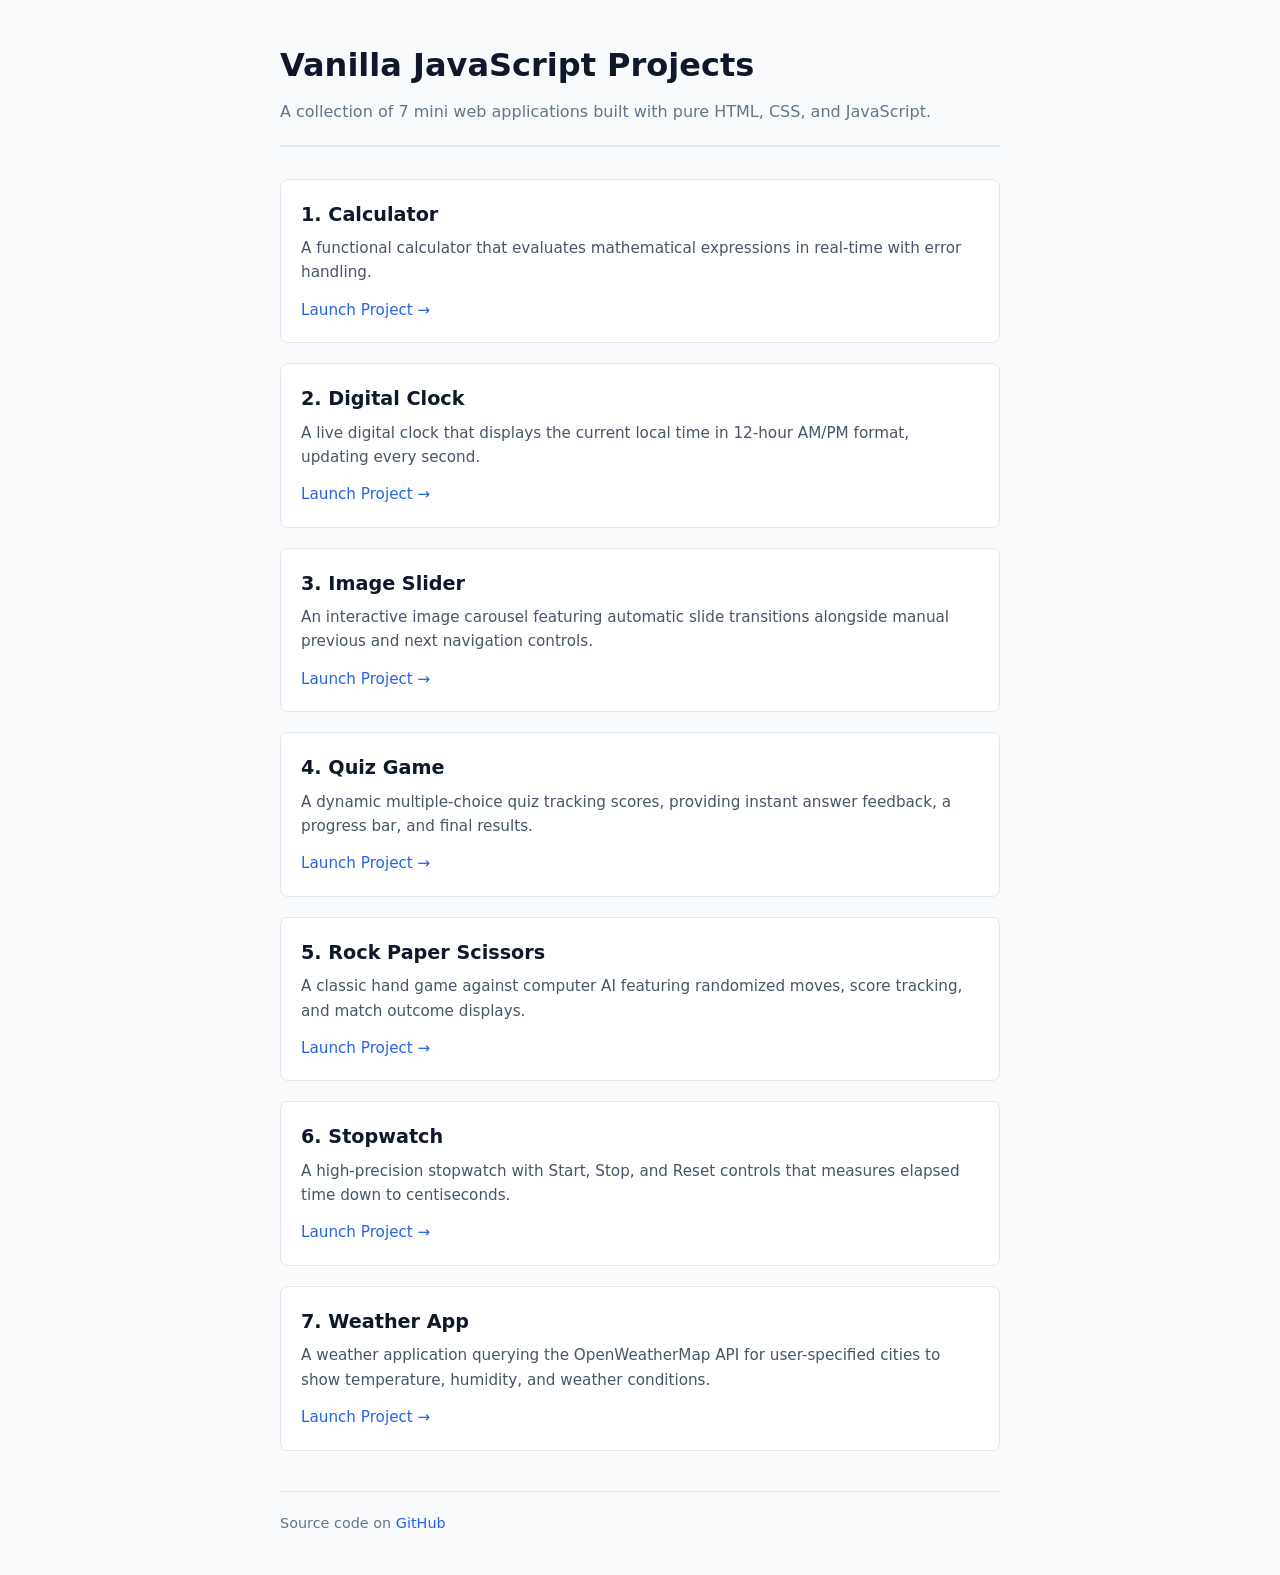
<file: index.html>
<!DOCTYPE html>
<html lang="en">
<head>
  <meta charset="UTF-8">
  <meta name="viewport" content="width=device-width, initial-scale=1.0">
  <title>Vanilla JavaScript Projects</title>
  <style>
    * {
      box-sizing: border-box;
      margin: 0;
      padding: 0;
    }

    body {
      font-family: system-ui, -apple-system, BlinkMacSystemFont, 'Segoe UI', Roboto, sans-serif;
      line-height: 1.6;
      color: #1e293b;
      background-color: #f8fafc;
      padding: 2.5rem 1.5rem;
    }

    .container {
      max-width: 720px;
      margin: 0 auto;
    }

    header {
      margin-bottom: 2rem;
      border-bottom: 2px solid #e2e8f0;
      padding-bottom: 1.25rem;
    }

    h1 {
      font-size: 2rem;
      font-weight: 700;
      color: #0f172a;
      margin-bottom: 0.5rem;
    }

    .intro {
      color: #64748b;
      font-size: 1rem;
    }

    .project-list {
      list-style: none;
      display: flex;
      flex-direction: column;
      gap: 1.25rem;
    }

    .project-item {
      background: #ffffff;
      border: 1px solid #e2e8f0;
      border-radius: 8px;
      padding: 1.25rem;
    }

    .project-title {
      font-size: 1.2rem;
      font-weight: 600;
      color: #0f172a;
      margin-bottom: 0.35rem;
    }

    .project-desc {
      color: #475569;
      font-size: 0.95rem;
      margin-bottom: 0.75rem;
    }

    .project-link {
      display: inline-block;
      color: #2563eb;
      font-weight: 500;
      text-decoration: none;
      font-size: 0.95rem;
    }

    .project-link:hover {
      text-decoration: underline;
    }

    footer {
      margin-top: 2.5rem;
      padding-top: 1.25rem;
      border-top: 1px solid #e2e8f0;
      color: #64748b;
      font-size: 0.9rem;
    }

    footer a {
      color: #2563eb;
      text-decoration: none;
    }

    footer a:hover {
      text-decoration: underline;
    }
  </style>
</head>
<body>

  <div class="container">
    <header>
      <h1>Vanilla JavaScript Projects</h1>
      <p class="intro">A collection of 7 mini web applications built with pure HTML, CSS, and JavaScript.</p>
    </header>

    <main>
      <ul class="project-list">

        <li class="project-item">
          <h2 class="project-title">1. Calculator</h2>
          <p class="project-desc">A functional calculator that evaluates mathematical expressions in real-time with error handling.</p>
          <a class="project-link" href="./Calculator/index.html">Launch Project &rarr;</a>
        </li>

        <li class="project-item">
          <h2 class="project-title">2. Digital Clock</h2>
          <p class="project-desc">A live digital clock that displays the current local time in 12-hour AM/PM format, updating every second.</p>
          <a class="project-link" href="./Digital%20Clock/index.html">Launch Project &rarr;</a>
        </li>

        <li class="project-item">
          <h2 class="project-title">3. Image Slider</h2>
          <p class="project-desc">An interactive image carousel featuring automatic slide transitions alongside manual previous and next navigation controls.</p>
          <a class="project-link" href="./Image%20Slider/index.html">Launch Project &rarr;</a>
        </li>

        <li class="project-item">
          <h2 class="project-title">4. Quiz Game</h2>
          <p class="project-desc">A dynamic multiple-choice quiz tracking scores, providing instant answer feedback, a progress bar, and final results.</p>
          <a class="project-link" href="./Quiz%20Game/index.html">Launch Project &rarr;</a>
        </li>

        <li class="project-item">
          <h2 class="project-title">5. Rock Paper Scissors</h2>
          <p class="project-desc">A classic hand game against computer AI featuring randomized moves, score tracking, and match outcome displays.</p>
          <a class="project-link" href="./RockPaperScissor/index.html">Launch Project &rarr;</a>
        </li>

        <li class="project-item">
          <h2 class="project-title">6. Stopwatch</h2>
          <p class="project-desc">A high-precision stopwatch with Start, Stop, and Reset controls that measures elapsed time down to centiseconds.</p>
          <a class="project-link" href="./Stopwatch/index.html">Launch Project &rarr;</a>
        </li>

        <li class="project-item">
          <h2 class="project-title">7. Weather App</h2>
          <p class="project-desc">A weather application querying the OpenWeatherMap API for user-specified cities to show temperature, humidity, and weather conditions.</p>
          <a class="project-link" href="./Weather%20App/index.html">Launch Project &rarr;</a>
        </li>

      </ul>
    </main>

    <footer>
      <p>Source code on <a href="https://github.com/ArchitDash12/vanilla-js-projects" target="_blank" rel="noopener noreferrer">GitHub</a></p>
    </footer>
  </div>

</body>
</html>
</file>
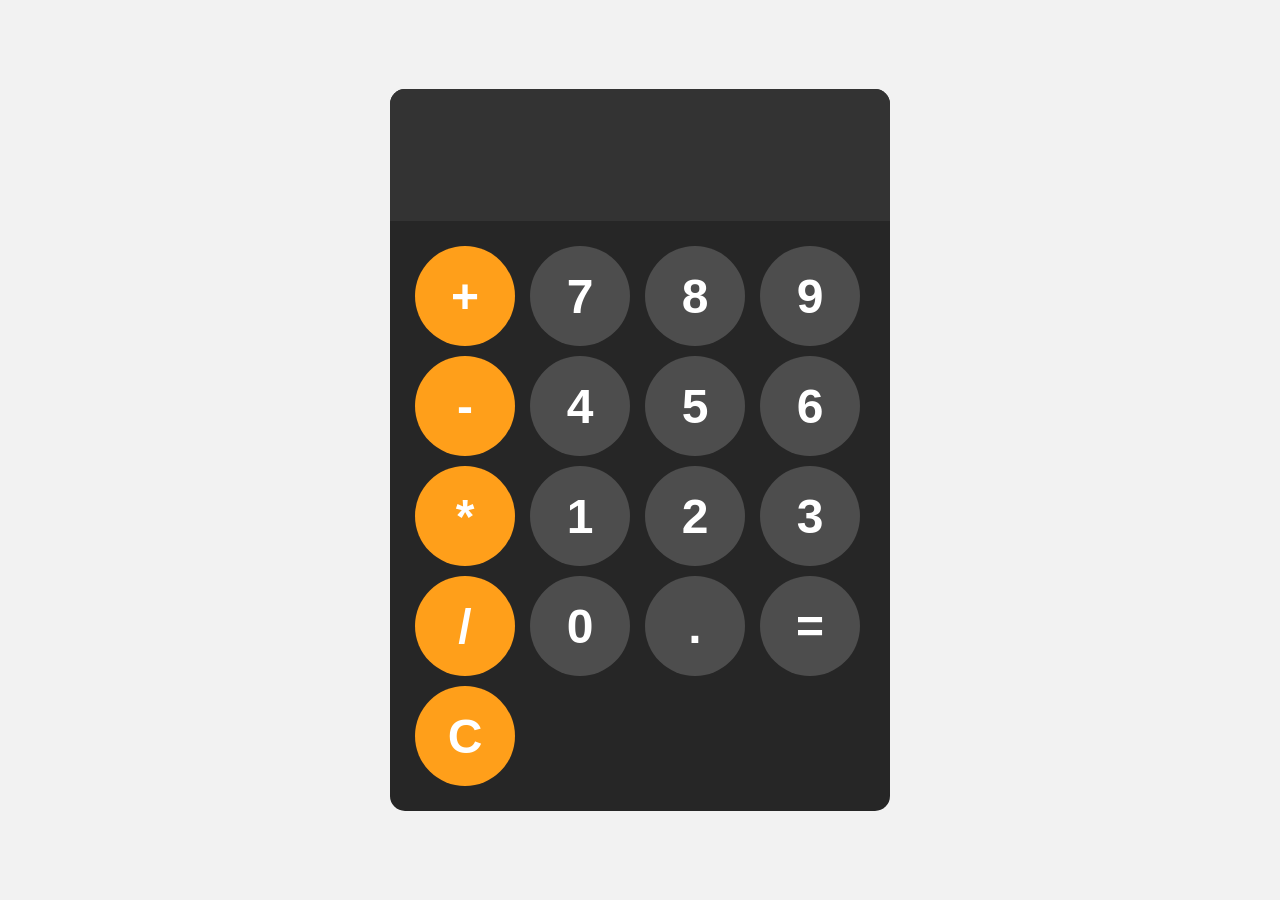
<file: Calculator/index.html>
<!DOCTYPE html>
<html lang="en">
<head>
    <meta charset="UTF-8">
    <meta name="viewport" content="width=device-width, initial-scale=1.0">
    <title>Document</title>
    <link rel="stylesheet" href="style.css">
</head>
<body>

    <div id="calculator">
        <input type="text" id="display">
        <div id="keys">
            <button onclick="appendToDisplay('+')" class="operator-btn">+</button>
            <button onclick="appendToDisplay('7')">7</button>
            <button onclick="appendToDisplay('8')">8</button>
            <button onclick="appendToDisplay('9')">9</button>
            <button onclick="appendToDisplay('-')" class="operator-btn">-</button>
            <button onclick="appendToDisplay('4')">4</button>
            <button onclick="appendToDisplay('5')">5</button>
            <button onclick="appendToDisplay('6')">6</button>
            <button onclick="appendToDisplay('*')" class="operator-btn">*</button>
            <button onclick="appendToDisplay('1')">1</button>
            <button onclick="appendToDisplay('2')">2</button>
            <button onclick="appendToDisplay('3')">3</button>
            <button onclick="appendToDisplay('/')" class="operator-btn">/</button>
            <button onclick="appendToDisplay('0')">0</button>
            <button onclick="appendToDisplay('.')">.</button>
            <button onclick="calculate()">=</button>
            <button onclick="clearDisplay()" class="operator-btn">C</button>
        </div>
    </div>

    <script src="index.js"></script>
</body>
</html>
</file>
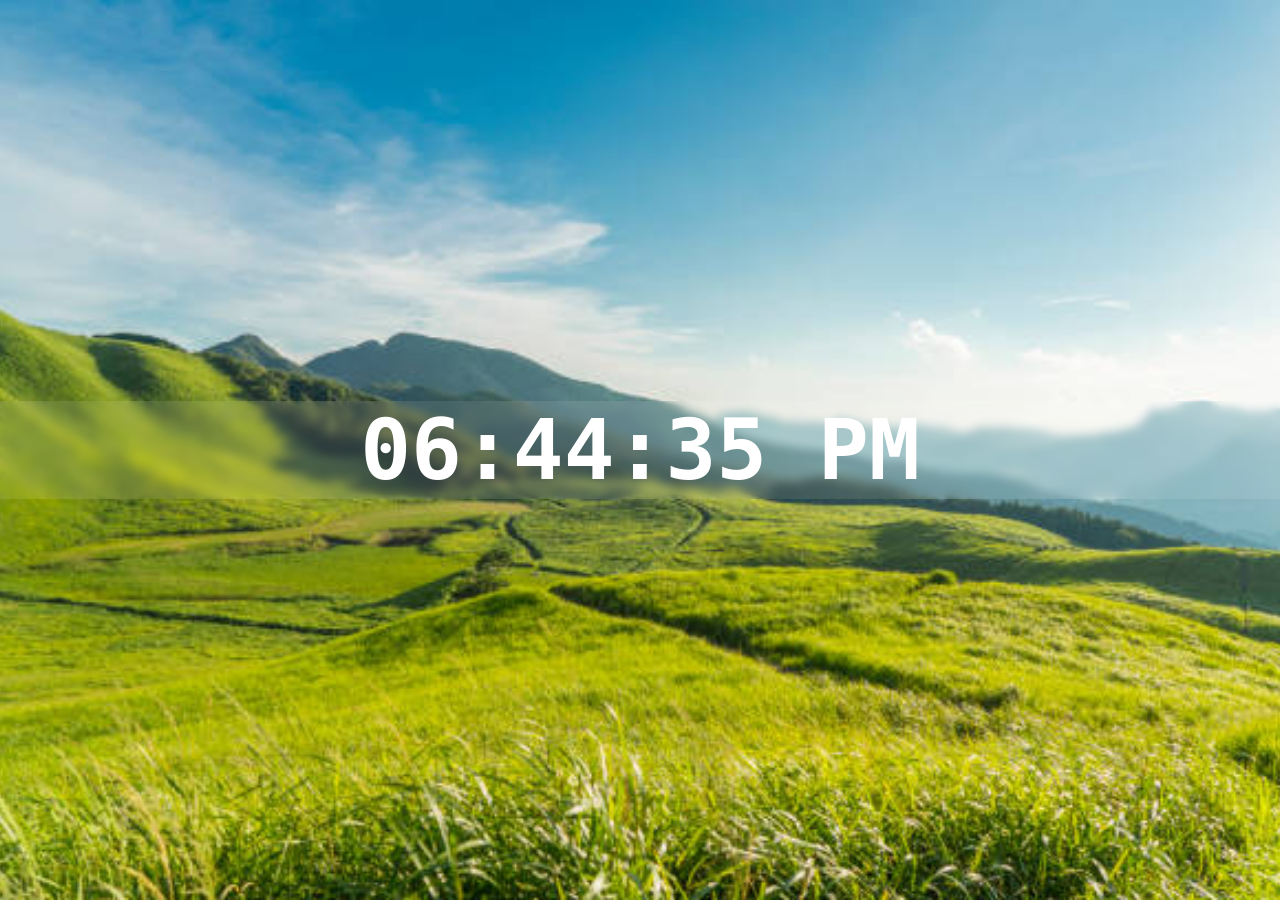
<file: Digital Clock/index.html>
<!DOCTYPE html>
<html lang="en">
<head>
    <meta charset="UTF-8">
    <meta name="viewport" content="width=device-width, initial-scale=1.0">
    <title>Document</title>
    <link rel="stylesheet" href="style.css">
</head>
<body> 

    <div id="clock-container">
        <div id="clock">00:00:00</div>
    </div>

    <script src="index.js"></script>
</body>
</html>
</file>
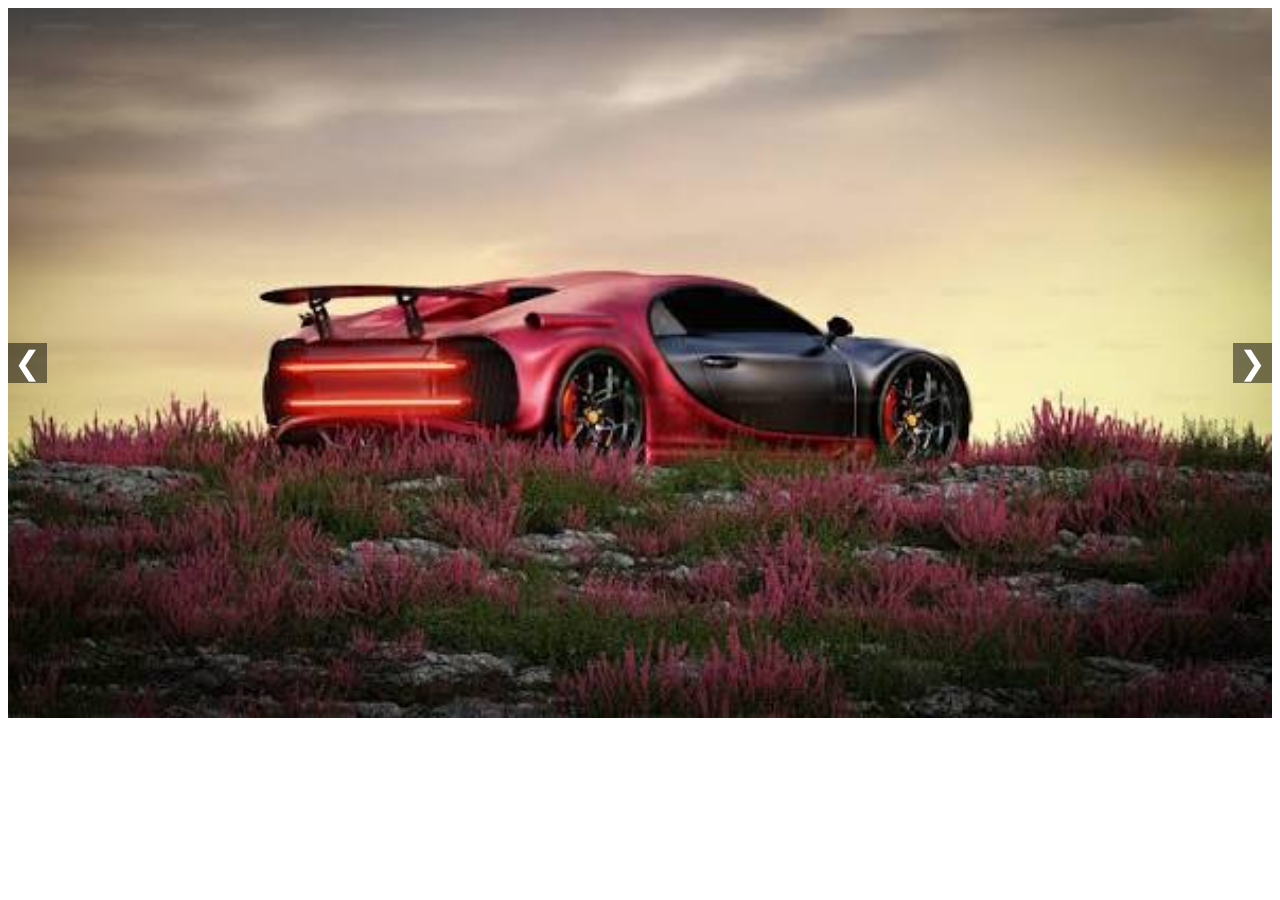
<file: Image Slider/index.html>
<!DOCTYPE html>
<html lang="en">
<head>
    <meta charset="UTF-8">
    <meta name="viewport" content="width=device-width, initial-scale=1.0">
    <title>Document</title>
    <link rel="stylesheet" href="style.css">
</head>
<body>

    <div class="slider">
        <div class="slides">
            <img class="slide" src="image1.jpg" alt="Image #1">
            <img class="slide" src="image2.jpg" alt="Image #2">
            <img class="slide" src="image3.jpg" alt="Image #3">
            <img class="slide" src="image4.jpg" alt="Image #4">
        </div>

        <button class="prev" onclick="prevSlide()">&#10094</button>
        <button class="next" onclick="nextSlide()">&#10095</button>

    </div>


    <script src="index.js"></script>
</body>
</html>
</file>
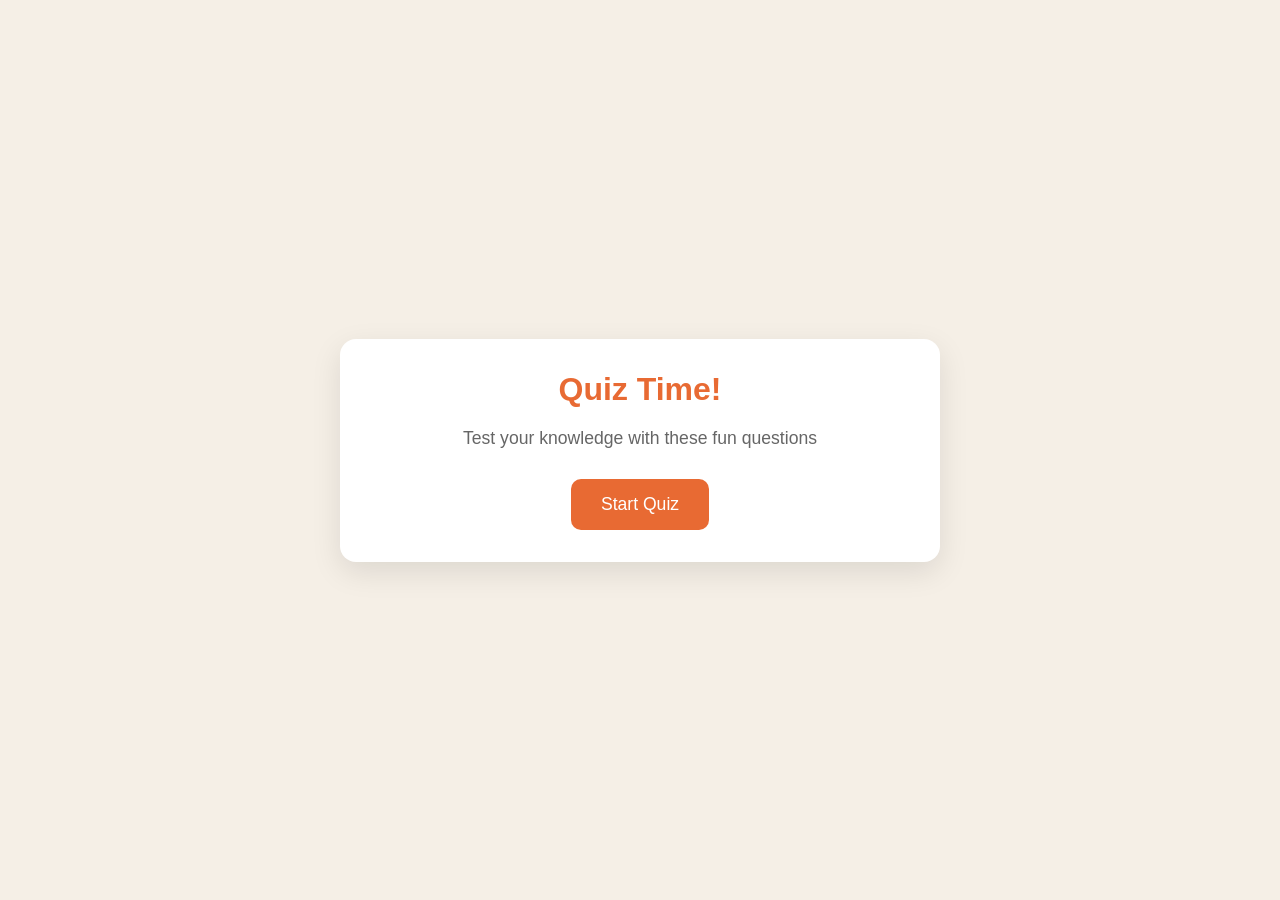
<file: Quiz Game/index.html>
<!doctype html>
<html lang="en">
  <head>
    <meta charset="UTF-8" />
    <meta name="viewport" content="width=device-width, initial-scale=1.0" />
    <title>Quiz Game</title>
    <link rel="stylesheet" href="style.css" />
  </head>
  <body>
    <div class="container">
      <div class="screen active" id="start-screen">
        <h1>Quiz Time!</h1>
        <p>Test your knowledge with these fun questions</p>
        <button id="start-btn">Start Quiz</button>
      </div>

      <div class="screen" id="quiz-screen">
        <div class="quiz-header">
          <h2 id="question-text">Question</h2>
          <div class="quiz-info">
            <p>
              Question <span id="current-question">1</span> of <span id="total-questions">5</span>
            </p>

            <p>Score: <span id="score">0</span></p>
          </div>
        </div>

        <div id="answers-container" class="answers-container">
          <!-- Answer options -->
        </div>

        <div class="progress-bar">
          <div id="progress" class="progress"></div>
        </div>
      </div>

      <div id="result-screen" class="screen">
        <h1>Quiz Results</h1>
        <div class="result-info">
          <p>
            You scored <span id="final-score">0</span> out of
            <span id="max-score">5</span>
          </p>

          <div id="result-message">Good Job</div>
        </div>
        <button id="restart-btn">Restart Quiz</button>
      </div>
    </div>

    <script src="script.js"></script>
  </body>
</html>
</file>
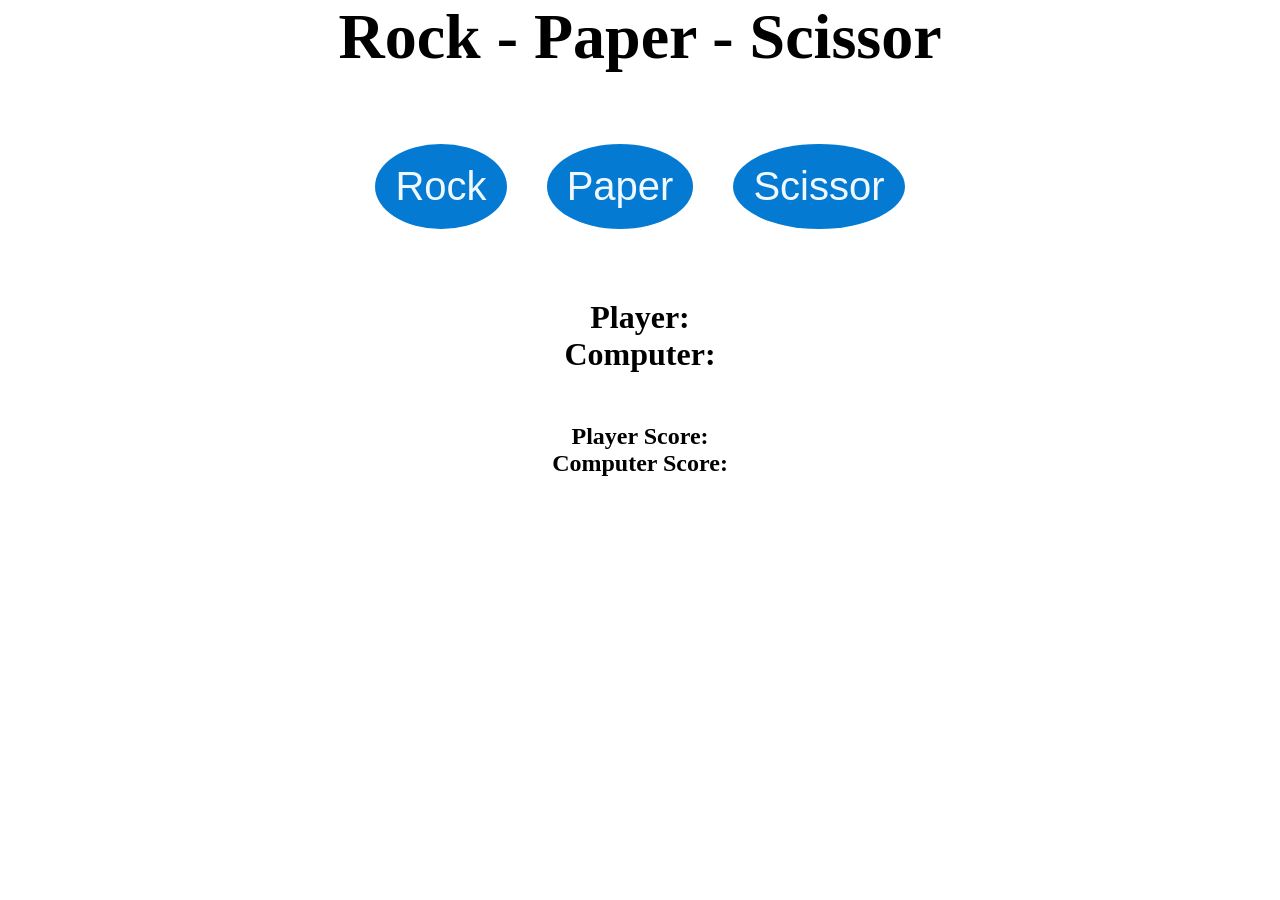
<file: RockPaperScissor/index.html>
<!DOCTYPE html>
<html lang="en">
<head>
    <meta charset="UTF-8">
    <meta name="viewport" content="width=device-width, initial-scale=1.0">
    <title>Document</title>
    <link rel="stylesheet" href="style.css">
</head>
<body>
    <h1 id="H1">Rock - Paper - Scissor</h1>

    <div id="signs">
        <button class="myChoice" id="rock">Rock</button>
        <button class="myChoice" id="paper">Paper</button>
        <button class="myChoice" id="scissors">Scissor</button>
    </div>

    <main>
        <div class="output" id="playerOutput">Player: </div>
        <div class="output" id="computerOutput">Computer: </div>
    </main>
    
    <div id="result"></div>

    <div class="Score" id="yourScore">Player Score: </div>
    <div class="Score" id="compScore">Computer Score: </div>


    <script src="index.js"></script>
</body>
</html>
</file>
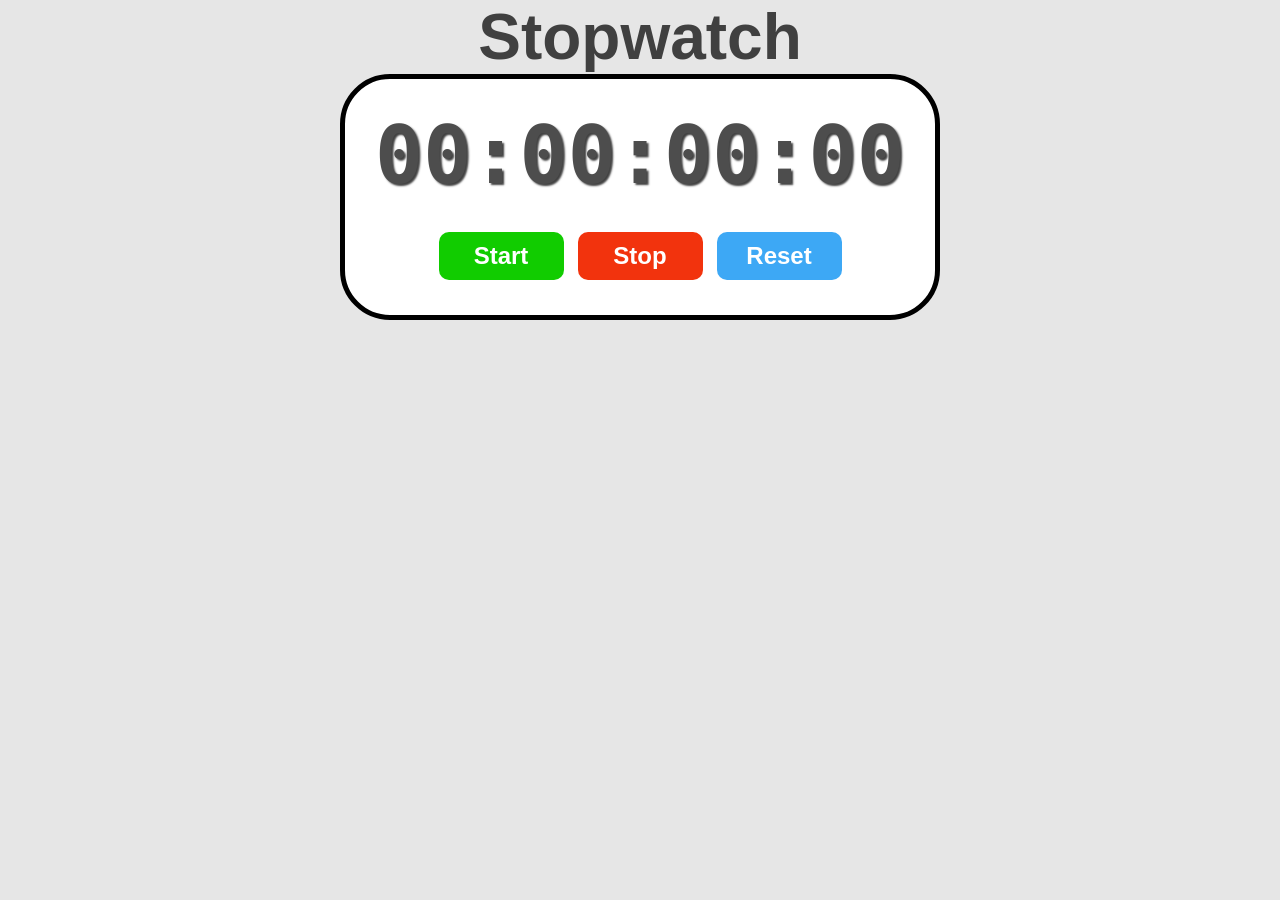
<file: Stopwatch/index.html>
<!DOCTYPE html>
<html lang="en">
<head>
    <meta charset="UTF-8">
    <meta name="viewport" content="width=device-width, initial-scale=1.0">
    <title>Document</title>
    <link rel="stylesheet" href="style.css">
</head>
<body>

    <h1 id="myH1">Stopwatch</h1>

    <div id="container">
        <div id="display">
            00:00:00:00
        </div>
        <div id="controls">
            <button id="startBtn" onclick="start()">Start</button>
            <button id="stopBtn" onclick="stop()">Stop</button>
            <button id="resetBtn" onclick="reset()">Reset</button>
        </div>
    </div>

    <script src="index.js"></script>
</body>
</html>
</file>
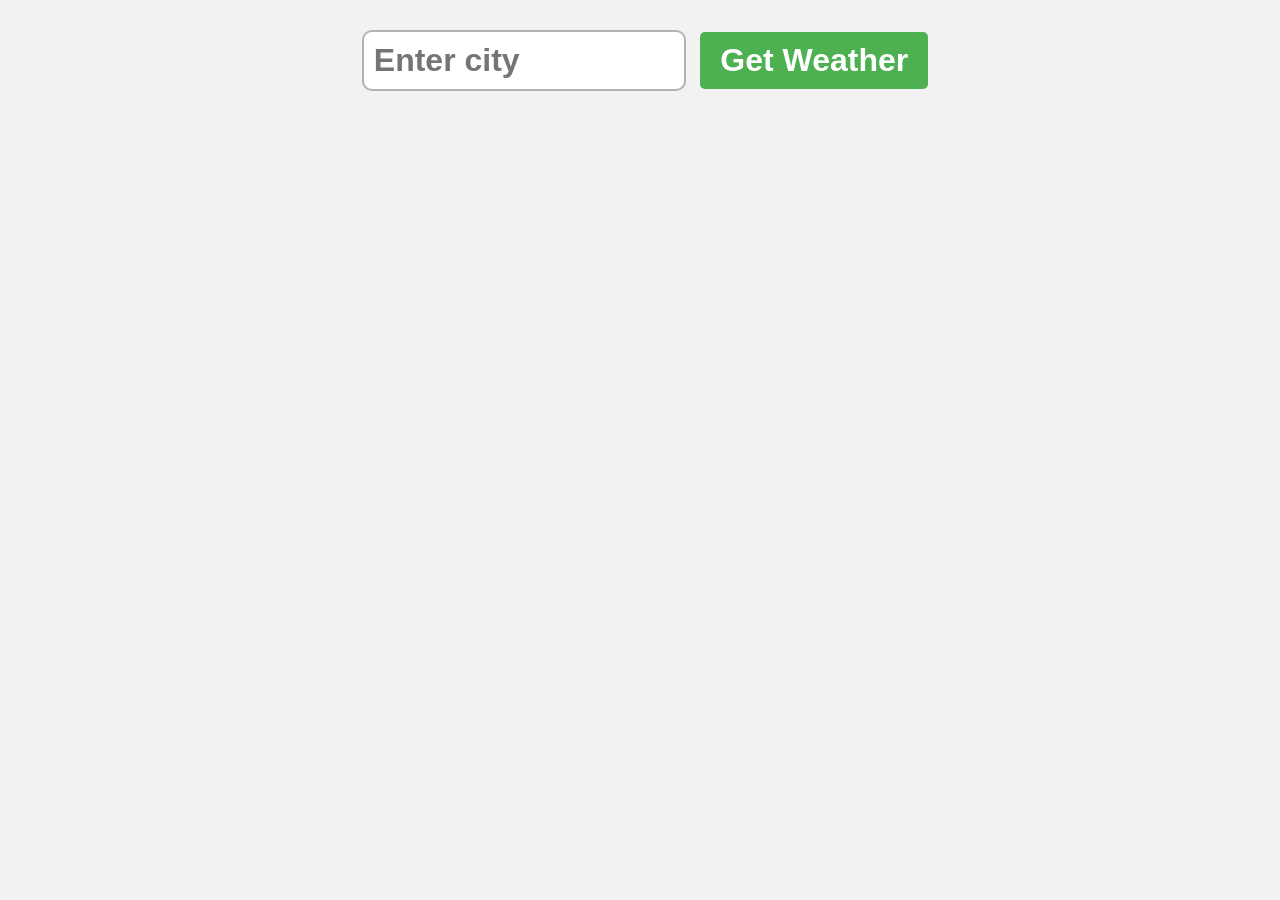
<file: Weather App/index.html>
<!DOCTYPE html>
<html lang="en">
<head>
    <meta charset="UTF-8">
    <meta name="viewport" content="width=device-width, initial-scale=1.0">
    <title>Document</title>
    <link rel="stylesheet" href="style.css">
</head>
<body>

    <form class="weatherForm">
        <input type="text" class="cityInput" placeholder="Enter city">
        <button type="submit">Get Weather</button>
    </form>

    <div class="card" style="display: none;">
    </div>

    <script src="index.js"></script>
</body>
</html>
</file>
<file: Calculator/style.css>
*{
    padding: 0;margin: 0;
}

body{
    margin: 0;
    display: flex;
    justify-content: center;
    align-items: center;
    height: 100vh;
    background-color: hsl(0, 0%, 95%);
}

#calculator{
    font-family: Arial, sans-serif;
    background-color: hsl(0, 0%, 15%);
    border-radius: 15px;
    max-width: 500px;
    overflow: hidden;
}

#display{
    width: 100%;
    padding: 20px;
    font-size: 5rem;
    text-align: left;
    border: none;
    color: white;
    background-color: hsl(0, 0%, 20%);
}

#keys{
    display: grid;
    grid-template-columns: repeat(4, 1fr);
    gap: 10px;
    padding: 25px;
}

button{
    width: 100px;
    height: 100px;
    border-radius: 50px;
    border: none;
    background-color: hsl(0, 0%, 30%);
    color: white;
    font-size: 3rem;
    font-weight: bold;
    cursor: pointer;
}

button:hover{
    background-color: hsl(0, 0%, 45%);

}

button:active{
    background-color: hsl(0, 0%, 50%);

}

.operator-btn{
    background-color: hsl(35, 100%, 55%);
}

.operator-btn:hover{
    background-color: hsl(35, 100%, 65%);
}

.operator-btn:active{
    background-color: hsl(35, 100%, 70%);
}
</file>
<file: Digital Clock/style.css>
*{
    padding: 0;margin: 0;
}

body{
    background-image: url(background.jpg);
    background-position: center;
    background-repeat: no-repeat;
    background-size: cover;
    background-attachment: fixed;
    margin: 0;
}

#clock-container{
    display: flex;
    justify-content: center;
    align-items: center;
    height: 100vh;
}

#clock{
    font-family: monospace;
    font-size: 6.5em;
    font-weight: bold;
    text-align: center;
    color: white;
    backdrop-filter: blur(5px);
    background-color: hsla(0, 0%, 100%, 0.1);
    width: 100%;
}
</file>
<file: Image Slider/style.css>
.slider{
    position: relative;
    width: 100%;
    margin: auto;
    overflow: hidden;
}

.slider img{
    width: 100%;
    display: none;
}

img.displaySlide{
    display: block;
    animation-name: fade;
    animation-duration: 1.5s;
}

.slider button{
    position: absolute;
    top: 50%;
    transform: translateY(-50%);
    font-size: 2rem;
    background-color: rgba(0, 0, 0, 0.482);
    color: white;
    border: none;
    cursor: pointer;
}

.previous{
    left: 0;
}

.next{
    right: 0;
}

@keyframes fade{
    from {opacity: .5}
    to{opacity: 1}
}
</file>
<file: Quiz Game/style.css>
/* Basic CSS */

*{
    margin: 0;
    padding: 0;
    box-sizing: border-box;
}

body{
    background-color: #f5efe6;
    display: flex;
    justify-content: center;
    align-items: center;
    min-height: 100vh;
    padding: 1rem;
    font-family: sans-serif;
}

.container{
    background-color: white;
    border-radius: 1rem;
    box-shadow: 0 10px 30px rgba(0,0,0,0.1);
    width: 100%;
    max-width: 600px;
    overflow: hidden;
    position: relative;
}

/* Screens */

.screen{
    display: none;
    padding: 2rem;
    text-align: center;
}

.screen.active{
    display: block;
}

#start-screen h1{
    color: #e86a33;
    margin-bottom: 20px;
    font-style: 2.5rem;
}

#start-screen p{
    color: #666;
    margin-bottom: 30px;
    font-size: 1.1rem;
}

.quiz-header{
    margin-bottom: 2rem;
}

#question-text{
    color: #333;
    font-size: 1.5rem;
    margin-bottom: 1rem;
    line-height: 1.4;
}

.quiz-info{
    display: flex;
    justify-content: space-between;
    color: #666;
    margin-bottom: 10px;
}

.answer-container{
    display: flex;
    flex-direction: column;
    gap: 10px;
    margin-bottom: 25px;
}

.answet-btn{
    background-color: #f8f0e5;
    color: #333;
    border: 2px solid  #eadbc8;
    border-radius: 10px;
    padding: 1rem;
    cursor: pointer;
    text-align: left;
    transition: all 0.3s ease;
}

.answer-btn:hover{
    background-color: #eadbc8;
    border-color: #dac0ae;
}

.answer-btn.correct{
    background-color: #e6fff0;
    border-color: #a3f0c4;
    color: #28a745;
}

.answer-btn.incorrect{
    background-color: #fff0f0;
    border-color: #ffbdbd;
    color: #dc3545;
}

.progress-bar{
    height: 10px;
    background-color: #f8f0e5;
    border-radius: 5px;
    overflow: hidden;
    margin-top: 20px;
}

.progress{
    height: 100%;
    background-color:#e86a33;
    width: 0%;
    transition: width 0.3s ease;
}

#result-screen h1{
    color:#e86a33;
    margin-bottom: 30px;
}

.result-info{
    background-color: #f8f0e5;
    border-radius: 10px;
    padding: 20px;
    margin-bottom: 30px;
}

.result-info p{
    font-size: 1.2rem;
    color: #333;
    margin-bottom: 1rem;
}

#result-message{
    font-size: 1.5rem;
    font-weight: 600;
    color: #e86a33;
}

button{
    background-color: #e86a33;
    color: white;
    border: none;
    border-radius: 10px;
    padding: 15px 30px;
    font-size: 1.1rem;
    cursor: pointer;
    transition: background-color 0.3s ease;
}

button:hover{
    background-color: #d45b28;
}

/* Responsive Design */

@media (max-width: 500px){

    .screen{
        padding: 1rem;
    }

    #start-screen h1{
        font-size: 2rem;
    }

    #question-text{
        font-size: 1.3rem;
    }

    .answer-btn{
        padding: 12px;
    }

    button{
        padding: 12px 25px;
        font-size: 1rem;
    }
}
</file>
<file: RockPaperScissor/style.css>
*{
    margin: 0;
    padding: 0;
}

#H1{
    font-size: 4rem;
    text-align: center;
}

#signs{
    display: flex;
    justify-content: center;
    padding: 50px;
    align-items: center;
}

.myChoice{
    padding: 20px;
    margin: 20px;
    font-size: 2.5rem;
    border: none;
    border-radius: 100%;
    background-color: rgb(4, 122, 211);
    color: aliceblue;
    font-weight: normal;
}
.myChoice:hover{
    font-weight: bold;
    background-color: rgba(4, 121, 211, 0.631);
}

.output{
    font-size: 2rem;
    font-weight: bold;
    text-align: center;
}

#result{
    font-size: 4rem;
    font-weight: bolder;
    text-align: center;
    padding: 25px;
}

.Score{
    text-align: center;
    font-size: 1.5rem;
    font-weight: bold;
}
</file>
<file: Stopwatch/style.css>
*{
    margin: 0;padding: 0;
}

body{
    display: flex;
    flex-direction: column;
    align-items: center;
    background-color: hsl(0, 0%, 90%);
}

#myH1{
    font-size: 4rem;
    font-family: "Arial", sans-serif;
    color: hsl(0, 0%, 25%);
}

#container{
    display: flex;
    flex-direction: column;
    align-items: center;
    padding: 30px;
    border: 5px solid;
    border-radius: 50px;
    background-color: white;
}

#display{
    font-size: 5rem;
    font-family: monospace;
    font-weight: bold;
    color: hsl(0, 0%, 30%);
    text-shadow: 2px 2px 2px hsla(0, 0%, 0%, 0.75);
    margin-bottom: 25px;
}

#controls button{
    font-size: 1.5rem;
    font-weight: bold;
    padding: 10px 20px;
    margin: 5px;
    min-width: 125px;
    border: none;
    border-radius: 10px;
    cursor: pointer;
    color: white;
    transition: background-color 0.5s ease;
}

#startBtn{
    background-color: hsl(115, 100%, 40%);
}
#startBtn:hover{
    background-color: hsl(115, 100%, 30%);
}

#stopBtn{
    background-color: hsl(10, 90%, 50%);
}
#stopBtn:hover{
    background-color: hsl(10, 90%, 40%);
}

#resetBtn{
    background-color: hsl(205, 90%, 60%);
}
#resetBtn:hover{
    background-color: hsl(205, 90%, 50%);
}
</file>
<file: Weather App/style.css>
body{
    font-family: Arial, sans-serif;
    background-color: hsl(0, 0%, 95%);
    margin: 0;
    display: flex;
    flex-direction: column;
    align-items: center;
}

.weatherForm{
    margin: 20px;
}

.cityInput{
    padding: 10px;
    font-size: 2rem;
    font-weight: bold;
    border: 2px solid rgba(0, 0, 0, 0.3);
    border-radius: 10px;
    margin: 10px;
    width: 300px;
}

button[type="submit"]{
    padding: 10px 20px;
    font-weight: bold;
    font-size: 2rem;
    background-color: hsl(122, 39%, 50%);
    color: white;
    border: none;
    border-radius: 5px;
    cursor: pointer;
}

button[type="submit"]:hover{
    background-color: hsl(122, 39%, 40%);
}

.card{
    background: linear-gradient(180deg, hsl(210, 100%, 75%), hsl(40, 100%, 75%));
    padding: 50px;
    box-shadow: 2px 2px 5px rgba(0, 0, 0, 0.496);
    min-width: 300px;
    display: flex;
    flex-direction: column;
    align-items: center;
    border-radius: 10px;
}

h1{
    font-size: 3.5rem;
    margin-top: 0;
    margin-bottom: 25px;

}

p{
    font-size: 1.5rem;
    margin: 5px 0;
}

.cityDisplay,  .tempDisplay{
    font-size: 3.5rem;
    font-weight: bold;
    color: hsla(0, 0%, 0%, 0.75);
}

.humidityDisplay{
    font-weight: bold;
    margin-bottom: 25px;
}

.descDisplay{
    font-style: italic;
    font-weight: bold;
    font-size: 2rem;   
}

.weatherEmoji{
    margin: 0;
    font-size: 7.5rem;
}

.errorDisplay{
    font-size: 2.5rem;
    font-weight: bold;
    color: hsla(0, 0%, 0%, 0.75);
}
</file>
